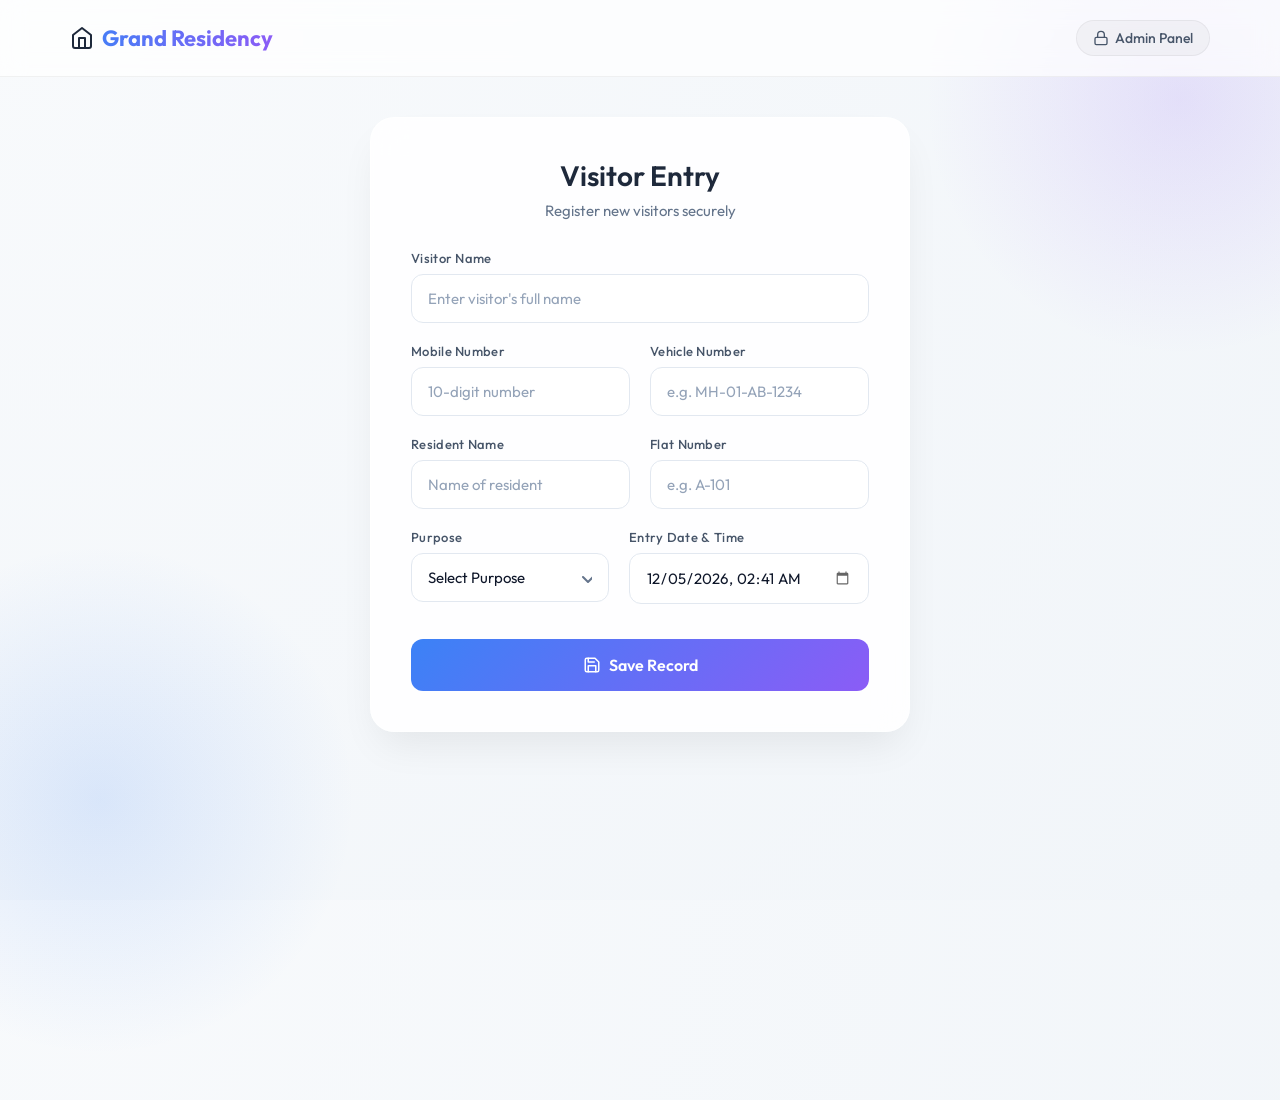
<file: index.html>
<!DOCTYPE html>
<html lang="en">
<head>
    <meta charset="UTF-8">
    <meta name="viewport" content="width=device-width, initial-scale=1.0">
    <title>Premium Visitor Management</title>
    <link href="https://fonts.googleapis.com/css2?family=Outfit:wght@300;400;500;600;700&display=swap" rel="stylesheet">
    <link rel="stylesheet" href="style.css">
</head>
<body>
    <nav class="navbar glass-effect-nav">
        <div class="nav-content">
            <div class="logo">
                <svg xmlns="http://www.w3.org/2000/svg" width="24" height="24" viewBox="0 0 24 24" fill="none" stroke="currentColor" stroke-width="2" stroke-linecap="round" stroke-linejoin="round" style="margin-right: 8px;"><path d="M3 9l9-7 9 7v11a2 2 0 0 1-2 2H5a2 2 0 0 1-2-2z"></path><polyline points="9 22 9 12 15 12 15 22"></polyline></svg>
                <span>Grand Residency</span>
            </div>
            <a href="admin.html" class="admin-btn">
                <svg xmlns="http://www.w3.org/2000/svg" width="16" height="16" viewBox="0 0 24 24" fill="none" stroke="currentColor" stroke-width="2" stroke-linecap="round" stroke-linejoin="round" style="margin-right: 6px;"><rect x="3" y="11" width="18" height="11" rx="2" ry="2"></rect><path d="M7 11V7a5 5 0 0 1 10 0v4"></path></svg>
                Admin Panel
            </a>
        </div>
    </nav>

    <div class="main-layout single-col">
        <div class="form-section">
            <div class="form-wrapper glass-effect">
                <div class="form-header">
                    <h2>Visitor Entry</h2>
                    <p>Register new visitors securely</p>
                </div>
                <form id="visitorForm" name="google-sheet">
                    <div class="input-group">
                        <label for="VisitorName">Visitor Name</label>
                        <input type="text" id="VisitorName" name="VisitorName" required placeholder="Enter visitor's full name" maxlength="50" oninput="this.value = this.value.replace(/[^a-zA-Z\s.]/g, '')" title="Letters and spaces only">
                    </div>
                    
                    <div class="row">
                        <div class="input-group half-width">
                            <label for="Mobile">Mobile Number</label>
                            <input type="tel" id="Mobile" name="Mobile" required placeholder="10-digit number" pattern="[0-9]{10}" maxlength="10" minlength="10" oninput="this.value = this.value.replace(/[^0-9]/g, '').slice(0, 10)">
                        </div>
                        
                        <div class="input-group half-width">
                            <label for="VehicleNo">Vehicle Number</label>
                            <input type="text" id="VehicleNo" name="VehicleNo" placeholder="e.g. MH-01-AB-1234" maxlength="12" oninput="this.value = this.value.toUpperCase().replace(/[^A-Z0-9-]/g, '')">
                        </div>
                    </div>
                    
                    <div class="row">
                        <div class="input-group half-width">
                            <label for="ResidentName">Resident Name</label>
                            <input type="text" id="ResidentName" name="ResidentName" required placeholder="Name of resident" maxlength="50" oninput="this.value = this.value.replace(/[^a-zA-Z\s.]/g, '')" title="Letters and spaces only">
                        </div>

                        <div class="input-group half-width">
                            <label for="FlatNo">Flat Number</label>
                            <input type="text" id="FlatNo" name="FlatNo" required placeholder="e.g. A-101" maxlength="10" oninput="this.value = this.value.toUpperCase().replace(/[^A-Z0-9-]/g, '')">
                        </div>
                    </div>

                    <div class="row">
                        <div class="input-group half-width">
                            <label for="PurposeSelect">Purpose</label>
                            <select id="PurposeSelect" required class="custom-select" onchange="document.getElementById('OtherPurposeGroup').style.display = this.value === 'Other' ? 'block' : 'none'; if(this.value !== 'Other') document.getElementById('PurposeText').value = '';">
                                <option value="" disabled selected>Select Purpose</option>
                                <option value="Guest">Guest</option>
                                <option value="Delivery">Delivery</option>
                                <option value="Maintenance">Maintenance</option>
                                <option value="Maid">Maid</option>
                                <option value="Other">Other (Specify)</option>
                            </select>
                        </div>
                        
                        <div class="input-group half-width">
                            <label for="EntryTime">Entry Date & Time</label>
                            <input type="datetime-local" id="EntryTime" name="EntryTime" required>
                        </div>
                    </div>

                    <div class="input-group" id="OtherPurposeGroup" style="display: none;">
                        <label for="PurposeText">Specify Other Purpose</label>
                        <input type="text" id="PurposeText" placeholder="Please specify purpose" maxlength="50">
                    </div>
                    
                    <button type="submit" class="submit-btn" id="submitBtn">
                        <svg xmlns="http://www.w3.org/2000/svg" width="18" height="18" viewBox="0 0 24 24" fill="none" stroke="currentColor" stroke-width="2" stroke-linecap="round" stroke-linejoin="round" style="margin-right: 8px; vertical-align: middle;"><path d="M19 21H5a2 2 0 0 1-2-2V5a2 2 0 0 1 2-2h11l5 5v11a2 2 0 0 1-2 2z"></path><polyline points="17 21 17 13 7 13 7 21"></polyline><polyline points="7 3 7 8 15 8"></polyline></svg>
                        Save Record
                    </button>
                </form>
            </div>
        </div>
    </div>
    
    <script src="script.js"></script>
</body>
</html>
</file>
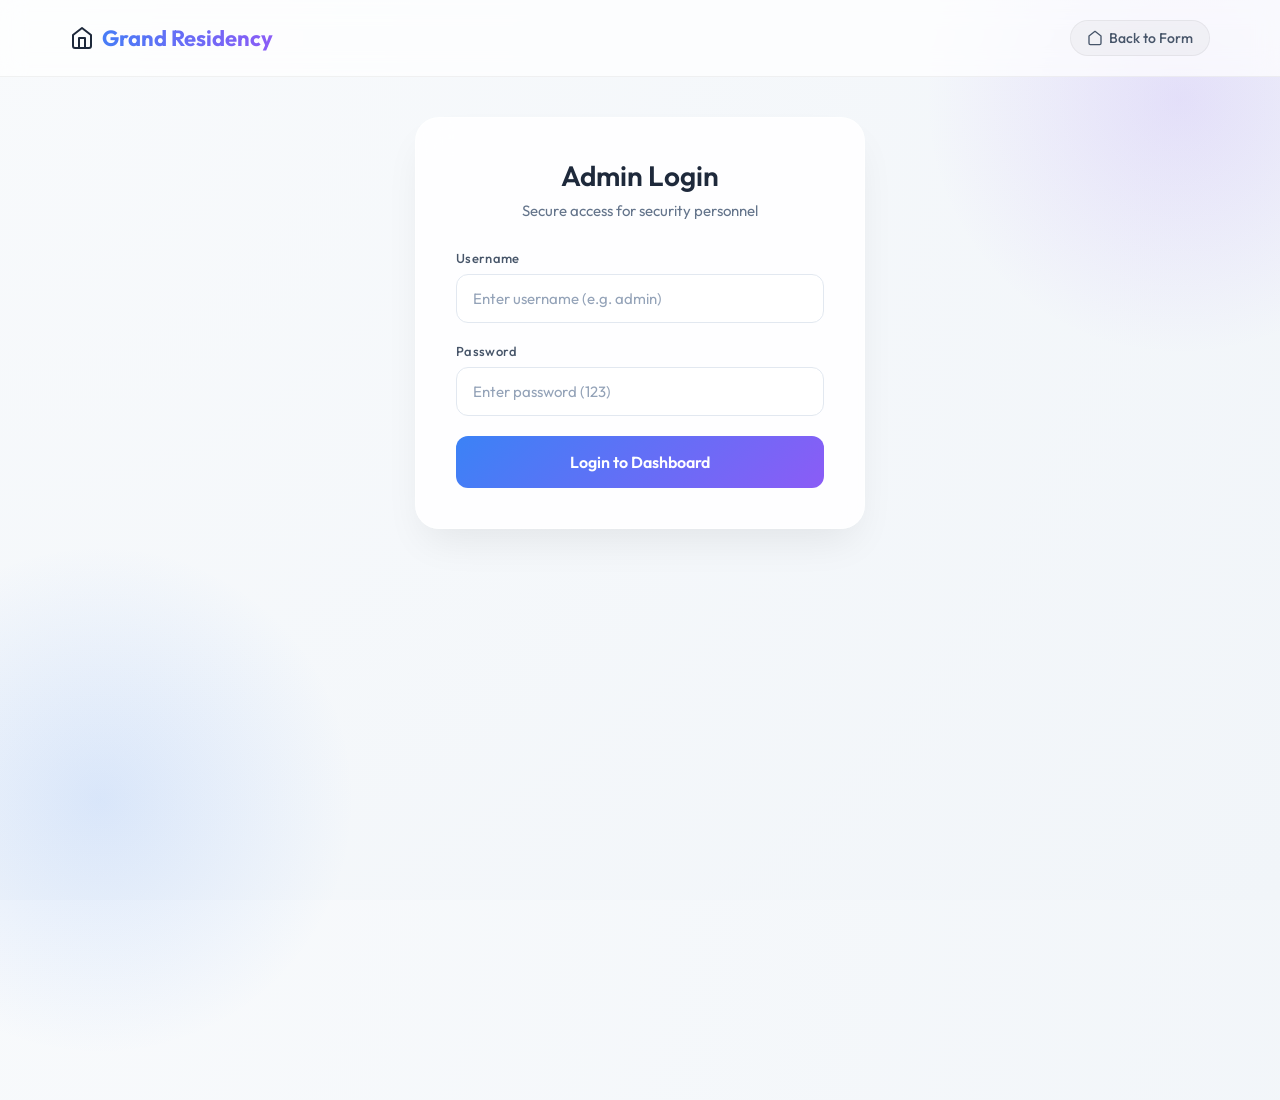
<file: admin.html>
<!DOCTYPE html>
<html lang="en">
<head>
    <meta charset="UTF-8">
    <meta name="viewport" content="width=device-width, initial-scale=1.0">
    <title>Admin - Visitor Management</title>
    <link href="https://fonts.googleapis.com/css2?family=Outfit:wght@300;400;500;600;700&display=swap" rel="stylesheet">
    <link rel="stylesheet" href="style.css">
</head>
<body>
    <nav class="navbar glass-effect-nav">
        <div class="nav-content">
            <div class="logo">
                <svg xmlns="http://www.w3.org/2000/svg" width="24" height="24" viewBox="0 0 24 24" fill="none" stroke="currentColor" stroke-width="2" stroke-linecap="round" stroke-linejoin="round" style="margin-right: 8px;"><path d="M3 9l9-7 9 7v11a2 2 0 0 1-2 2H5a2 2 0 0 1-2-2z"></path><polyline points="9 22 9 12 15 12 15 22"></polyline></svg>
                <span>Grand Residency</span>
            </div>
            <a href="index.html" class="admin-btn">
                <svg xmlns="http://www.w3.org/2000/svg" width="16" height="16" viewBox="0 0 24 24" fill="none" stroke="currentColor" stroke-width="2" stroke-linecap="round" stroke-linejoin="round" style="margin-right: 6px;"><path d="M3 9l9-7 9 7v11a2 2 0 0 1-2 2H5a2 2 0 0 1-2-2z"></path></svg>
                Back to Form
            </a>
        </div>
    </nav>

    <div class="main-layout" id="mainContainer">
        <!-- LOGIN SECTION -->
        <div class="form-section" id="loginSection" style="margin: 0 auto; max-width: 450px; width: 100%;">
            <div class="form-wrapper glass-effect">
                <div class="form-header">
                    <h2>Admin Login</h2>
                    <p>Secure access for security personnel</p>
                </div>
                <form id="loginForm">
                    <div class="input-group">
                        <label for="Username">Username</label>
                        <input type="text" id="Username" required placeholder="Enter username (e.g. admin)">
                    </div>
                    <div class="input-group">
                        <label for="Password">Password</label>
                        <input type="password" id="Password" required placeholder="Enter password (123)">
                    </div>
                    <div id="loginError" style="color: #f87171; background: rgba(239, 68, 68, 0.1); border: 1px solid rgba(239, 68, 68, 0.2); padding: 10px; border-radius: 8px; margin-bottom: 15px; display: none; font-size: 14px; text-align: center;">Invalid username or password</div>
                    <button type="submit" class="submit-btn">Login to Dashboard</button>
                </form>
            </div>
        </div>

        <!-- TABLE SECTION -->
        <div class="table-section" id="adminTableSection" style="display: none; width: 100%;">
            <div class="table-wrapper glass-effect">
                <div class="header-row">
                    <h2>Recent Visitors</h2>
                    <button id="logoutBtn" class="admin-btn" style="background: rgba(239, 68, 68, 0.1); border-color: rgba(239, 68, 68, 0.2); color: #ef4444; cursor: pointer;">
                        <svg xmlns="http://www.w3.org/2000/svg" width="16" height="16" viewBox="0 0 24 24" fill="none" stroke="currentColor" stroke-width="2" stroke-linecap="round" stroke-linejoin="round" style="margin-right: 6px;"><path d="M9 21H5a2 2 0 0 1-2-2V5a2 2 0 0 1 2-2h4"></path><polyline points="16 17 21 12 16 7"></polyline><line x1="21" y1="12" x2="9" y2="12"></line></svg>
                        Logout
                    </button>
                </div>
                <div class="table-responsive">
                    <table id="visitorTable">
                        <thead>
                            <tr>
                                <th>Name</th>
                                <th>Mobile</th>
                                <th>Vehicle</th>
                                <th>Purpose</th>
                                <th>Resident</th>
                                <th>Flat</th>
                                <th>Entry Time</th>
                                <th>Status</th>
                            </tr>
                        </thead>
                        <tbody id="tableBody">
                            <tr>
                                <td colspan="8" style="text-align: center; color: #94a3b8; padding: 30px;">Loading data securely...</td>
                            </tr>
                        </tbody>
                    </table>
                </div>
            </div>
        </div>
    </div>
    <script src="admin.js"></script>
</body>
</html>
</file>
<file: style.css>
@import url('https://fonts.googleapis.com/css2?family=Outfit:wght@300;400;500;600;700&display=swap');

* {
    margin: 0;
    padding: 0;
    box-sizing: border-box;
    font-family: 'Outfit', sans-serif;
}

body {
    min-height: 100vh;
    background: radial-gradient(circle at top left, #f8fafc, #f1f5f9);
    color: #0f172a;
    position: relative;
    overflow-x: hidden;
}

body::before {
    content: '';
    position: absolute;
    top: -200px;
    right: -200px;
    width: 600px;
    height: 600px;
    background: radial-gradient(circle, rgba(139, 92, 246, 0.15), transparent 60%);
    border-radius: 50%;
    z-index: -1;
}

body::after {
    content: '';
    position: absolute;
    bottom: -200px;
    left: -200px;
    width: 600px;
    height: 600px;
    background: radial-gradient(circle, rgba(59, 130, 246, 0.15), transparent 60%);
    border-radius: 50%;
    z-index: -1;
}

/* Navbar */
.navbar {
    width: 100%;
    padding: 20px 0;
    position: sticky;
    top: 0;
    z-index: 100;
}
.glass-effect-nav {
    background: rgba(255, 255, 255, 0.7);
    backdrop-filter: blur(12px);
    border-bottom: 1px solid rgba(0, 0, 0, 0.05);
}
.nav-content {
    max-width: 1200px;
    margin: 0 auto;
    padding: 0 30px;
    display: flex;
    justify-content: space-between;
    align-items: center;
}
.logo {
    display: flex;
    align-items: center;
    font-size: 22px;
    font-weight: 700;
    color: #1e293b;
    background: linear-gradient(to right, #3b82f6, #8b5cf6);
    -webkit-background-clip: text;
    -webkit-text-fill-color: transparent;
}
.admin-btn {
    display: flex;
    align-items: center;
    padding: 8px 16px;
    background: rgba(0, 0, 0, 0.03);
    border: 1px solid rgba(0, 0, 0, 0.05);
    color: #475569;
    text-decoration: none;
    border-radius: 20px;
    font-size: 14px;
    font-weight: 500;
    transition: all 0.3s ease;
}
.admin-btn:hover {
    background: rgba(0, 0, 0, 0.08);
    color: #0f172a;
    transform: translateY(-1px);
}

.main-layout {
    display: flex;
    flex-direction: column;
    gap: 30px;
    max-width: 1200px;
    margin: 40px auto;
    padding: 0 30px;
}
.main-layout.single-col {
    max-width: 600px;
}

.glass-effect {
    background: rgba(255, 255, 255, 0.85);
    border: 1px solid rgba(255, 255, 255, 0.5);
    padding: 40px;
    border-radius: 24px;
    box-shadow: 0 20px 40px -10px rgba(0,0,0,0.08);
    backdrop-filter: blur(16px);
}

.form-header {
    text-align: center;
    margin-bottom: 30px;
}
.form-header h2 {
    font-size: 28px;
    font-weight: 600;
    color: #1e293b;
    margin-bottom: 8px;
}
.form-header p {
    color: #64748b;
    font-size: 15px;
}

/* Form Styles */
.input-group {
    margin-bottom: 20px;
}
.row {
    display: flex;
    gap: 20px;
}
.half-width {
    flex: 1;
}
.input-group label {
    display: block;
    margin-bottom: 8px;
    color: #475569;
    font-size: 13px;
    font-weight: 500;
    letter-spacing: 0.3px;
}
.input-group input, .custom-select {
    width: 100%;
    padding: 14px 16px;
    border: 1px solid #e2e8f0;
    border-radius: 12px;
    font-size: 15px;
    transition: all 0.3s ease;
    background: #fff;
    color: #0f172a;
    outline: none;
}
.custom-select {
    appearance: none;
    background-image: url("data:image/svg+xml,%3Csvg xmlns='http://www.w3.org/2000/svg' width='12' height='12' fill='none' stroke='%2364748b' stroke-width='2' stroke-linecap='round' stroke-linejoin='round'%3E%3Cpolyline points='3 5 8 10 13 5'/%3E%3C/svg%3E");
    background-repeat: no-repeat;
    background-position: right 16px center;
}
.custom-select option {
    background: #fff;
    color: #0f172a;
}

.input-group input:focus, .custom-select:focus {
    border-color: #3b82f6;
    box-shadow: 0 0 0 4px rgba(59, 130, 246, 0.1);
    background: #fff;
}

.input-group input::placeholder {
    color: #94a3b8;
}

/* Chrome, Safari, Edge, Opera */
input::-webkit-outer-spin-button,
input::-webkit-inner-spin-button {
  -webkit-appearance: none;
  margin: 0;
}
/* Firefox */
input[type=number] {
  -moz-appearance: textfield;
}

/* Date picker icon color (no invert for light theme) */
input[type="datetime-local"]::-webkit-calendar-picker-indicator {
    opacity: 0.6;
    cursor: pointer;
}

.submit-btn {
    width: 100%;
    padding: 16px;
    background: linear-gradient(135deg, #3b82f6, #8b5cf6);
    color: white;
    border: none;
    border-radius: 12px;
    font-size: 16px;
    font-weight: 600;
    cursor: pointer;
    transition: all 0.3s ease;
    margin-top: 15px;
    display: flex;
    justify-content: center;
    align-items: center;
}
.submit-btn:hover {
    transform: translateY(-2px);
    box-shadow: 0 10px 25px -5px rgba(99, 102, 241, 0.4);
}
.submit-btn:disabled {
    opacity: 0.7;
    cursor: not-allowed;
    transform: none;
}

/* Header Row for Table Section */
.header-row {
    display: flex;
    justify-content: space-between;
    align-items: center;
    margin-bottom: 25px;
}
.header-row h2 {
    font-size: 24px;
    font-weight: 600;
    color: #1e293b;
}

/* Table Styles */
.table-section {
    width: 100%;
}
.table-responsive {
    overflow-x: auto;
    border-radius: 12px;
    border: 1px solid #e2e8f0;
}
table {
    width: 100%;
    border-collapse: collapse;
    font-size: 14px;
    background: #fff;
}
th, td {
    padding: 16px;
    text-align: left;
    border-bottom: 1px solid #e2e8f0;
}
th {
    background-color: #f8fafc;
    color: #64748b;
    font-weight: 500;
    white-space: nowrap;
    text-transform: uppercase;
    font-size: 12px;
    letter-spacing: 0.5px;
}
tr:hover td {
    background-color: #f1f5f9;
}
.status-badge {
    padding: 6px 12px;
    border-radius: 20px;
    font-size: 12px;
    font-weight: 600;
    display: inline-block;
    letter-spacing: 0.3px;
}
.status-in {
    background: #dcfce7;
    color: #059669;
    border: 1px solid #a7f3d0;
}
.status-out {
    background: #fee2e2;
    color: #dc2626;
    border: 1px solid #fecaca;
}

@media (max-width: 768px) {
    .row {
        flex-direction: column;
        gap: 0;
    }
    .glass-effect {
        padding: 25px;
    }
}
</file>
